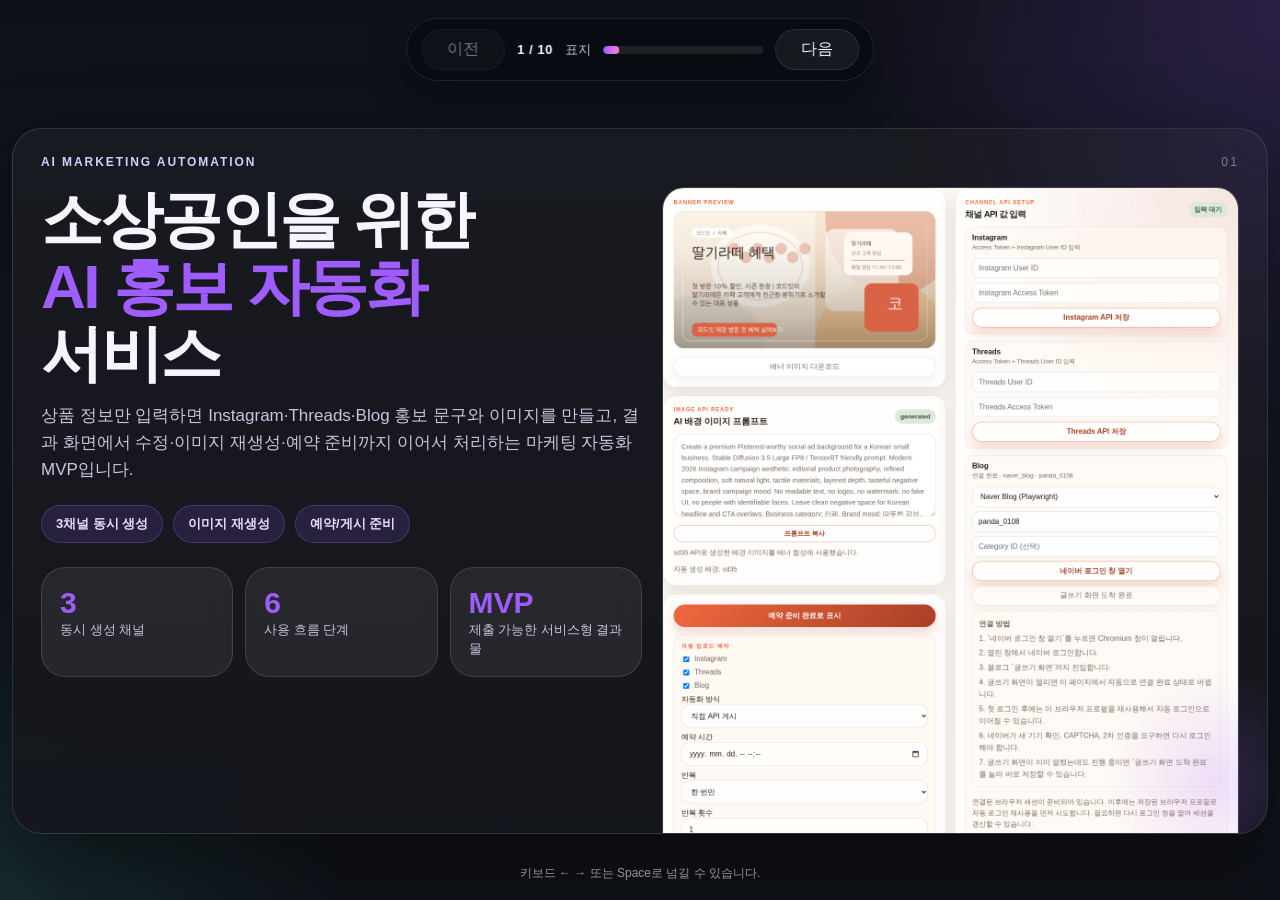
<file: docs/PRESENTATION_SLIDES.html>
<!doctype html>
<html lang="ko">
  <head>
    <meta charset="utf-8" />
    <meta name="viewport" content="width=device-width, initial-scale=1" />
    <title>소상공인 AI 홍보 자동화 서비스 발표 슬라이드</title>
    <style>
      :root {
        --bg: #0f1118;
        --bg-soft: #171b25;
        --panel: rgba(255, 255, 255, 0.07);
        --panel-strong: rgba(255, 255, 255, 0.1);
        --line: rgba(255, 255, 255, 0.12);
        --text: #f6f4ff;
        --muted: #cbc3df;
        --purple: #9f5cff;
        --purple-strong: #b47cff;
        --pink: #ff7fd8;
        --orange: #ff934d;
        --teal: #44dfbe;
        --green: #8ae087;
        --yellow: #ffd06a;
        --shadow: 0 26px 80px rgba(0, 0, 0, 0.42);
      }

      * {
        box-sizing: border-box;
      }

      html,
      body {
        height: 100%;
        margin: 0;
      }

      body {
        overflow: hidden;
        font-family: "Pretendard", "Noto Sans KR", "Apple SD Gothic Neo", sans-serif;
        color: var(--text);
        background:
          radial-gradient(circle at top right, rgba(159, 92, 255, 0.2), transparent 28%),
          radial-gradient(circle at bottom left, rgba(68, 223, 190, 0.12), transparent 22%),
          linear-gradient(180deg, #0e1017, #121723 48%, #0f1118);
      }

      button,
      input,
      textarea,
      select {
        font: inherit;
      }

      .controls {
        position: fixed;
        top: 18px;
        left: 50%;
        z-index: 30;
        display: flex;
        align-items: center;
        gap: 12px;
        padding: 10px 14px;
        transform: translateX(-50%);
        border: 1px solid rgba(255, 255, 255, 0.1);
        border-radius: 999px;
        background: rgba(8, 10, 16, 0.74);
        backdrop-filter: blur(16px);
        box-shadow: 0 14px 40px rgba(0, 0, 0, 0.28);
      }

      .controls strong,
      .controls span {
        font-size: 13px;
      }

      .controls strong {
        color: var(--text);
        letter-spacing: 0.04em;
      }

      .controls span {
        color: var(--muted);
      }

      .controls button {
        min-width: 84px;
        padding: 9px 12px;
        border: 1px solid rgba(255, 255, 255, 0.1);
        border-radius: 999px;
        background: rgba(255, 255, 255, 0.06);
        color: var(--text);
        cursor: pointer;
      }

      .controls button:hover {
        border-color: rgba(159, 92, 255, 0.45);
        background: rgba(159, 92, 255, 0.14);
      }

      .controls button:disabled {
        opacity: 0.45;
        cursor: default;
      }

      .progress {
        width: 160px;
        height: 8px;
        border-radius: 999px;
        background: rgba(255, 255, 255, 0.09);
        overflow: hidden;
      }

      .progress-bar {
        width: 10%;
        height: 100%;
        border-radius: inherit;
        background: linear-gradient(90deg, var(--purple), var(--pink));
        transition: width 220ms ease;
      }

      .deck-shell {
        display: grid;
        place-items: center;
        width: 100vw;
        height: 100vh;
        padding: 76px 12px 14px;
      }

      .deck {
        position: relative;
        width: min(calc(100vw - 24px), calc((100vh - 92px) * 16 / 9));
        aspect-ratio: 16 / 9;
      }

      .slide {
        position: absolute;
        inset: 0;
        display: none;
        padding: 26px 28px 20px;
        border: 1px solid var(--line);
        border-radius: 30px;
        background:
          radial-gradient(circle at top right, rgba(159, 92, 255, 0.12), transparent 24%),
          linear-gradient(180deg, rgba(255, 255, 255, 0.04), rgba(255, 255, 255, 0.02)),
          rgba(15, 17, 24, 0.94);
        box-shadow: var(--shadow);
        overflow: hidden;
      }

      .slide::after {
        content: "";
        position: absolute;
        right: -58px;
        bottom: -58px;
        width: 220px;
        height: 220px;
        border-radius: 50%;
        background: radial-gradient(circle, rgba(159, 92, 255, 0.18), transparent 72%);
        pointer-events: none;
      }

      .slide.is-active {
        display: block;
      }

      .slide-label {
        margin: 0;
        color: #d8cbff;
        font-size: 12px;
        font-weight: 800;
        letter-spacing: 0.16em;
        text-transform: uppercase;
      }

      .page-no {
        position: absolute;
        top: 26px;
        right: 28px;
        color: rgba(255, 255, 255, 0.42);
        font-size: 12px;
        letter-spacing: 0.18em;
        text-transform: uppercase;
      }

      h1,
      h2,
      h3,
      p {
        margin: 0;
      }

      h1,
      h2,
      h3 {
        line-height: 1.08;
        letter-spacing: -0.04em;
      }

      h1 {
        font-size: 62px;
      }

      h2 {
        font-size: 48px;
      }

      h3 {
        font-size: 22px;
      }

      .lead {
        margin-top: 14px;
        color: var(--muted);
        font-size: 17px;
        line-height: 1.6;
      }

      .accent {
        color: var(--purple);
      }

      .hero-grid,
      .two-col,
      .compare-grid,
      .result-grid,
      .screen-grid,
      .feature-grid {
        display: grid;
        gap: 18px;
      }

      .cover-grid {
        display: grid;
        grid-template-columns: 1.02fr 0.98fr;
        gap: 20px;
      }

      .hero-grid,
      .two-col {
        grid-template-columns: 1.08fr 0.92fr;
      }

      .compare-grid,
      .result-grid {
        grid-template-columns: repeat(2, minmax(0, 1fr));
      }

      .screen-grid {
        grid-template-columns: repeat(4, minmax(0, 1fr));
      }

      .screen-grid-large {
        grid-template-columns: repeat(2, minmax(0, 1fr));
      }

      .feature-grid {
        grid-template-columns: repeat(3, minmax(0, 1fr));
      }

      .panel,
      .feature-card,
      .agenda-item,
      .screen-card,
      .decision-card,
      .flow-card,
      .stat-card,
      .summary-band {
        border: 1px solid var(--line);
        border-radius: 24px;
        background: var(--panel);
        backdrop-filter: blur(10px);
      }

      .panel,
      .feature-card,
      .decision-card,
      .flow-card {
        padding: 20px;
      }

      .panel h3,
      .feature-card h3,
      .decision-card h3,
      .flow-card h3 {
        margin-bottom: 10px;
      }

      .panel ul,
      .feature-card ul,
      .decision-card ul {
        margin: 0;
        padding-left: 18px;
        color: var(--muted);
        font-size: 15px;
        line-height: 1.56;
      }

      .panel li + li,
      .feature-card li + li,
      .decision-card li + li {
        margin-top: 6px;
      }

      .chips {
        display: flex;
        flex-wrap: wrap;
        gap: 10px;
        margin-top: 22px;
      }

      .chip,
      .tag {
        display: inline-flex;
        align-items: center;
        justify-content: center;
        padding: 9px 14px;
        border-radius: 999px;
        font-size: 13px;
        font-weight: 700;
      }

      .chip {
        border: 1px solid rgba(159, 92, 255, 0.28);
        background: rgba(159, 92, 255, 0.14);
        color: #eadcff;
      }

      .tag {
        margin-bottom: 12px;
        padding: 8px 12px;
        font-size: 12px;
      }

      .tag-purple {
        background: rgba(159, 92, 255, 0.2);
        color: #efdfff;
      }

      .tag-teal {
        background: rgba(68, 223, 190, 0.16);
        color: #d7fff5;
      }

      .tag-orange {
        background: rgba(255, 147, 77, 0.18);
        color: #ffe2cc;
      }

      .stats {
        display: grid;
        grid-template-columns: repeat(3, minmax(0, 1fr));
        gap: 12px;
        margin-top: 24px;
      }

      .stat-card {
        padding: 18px;
      }

      .stat-card strong {
        display: block;
        font-size: 30px;
        color: var(--purple);
      }

      .stat-card span {
        color: var(--muted);
        font-size: 13px;
      }

      .callout {
        margin-top: 18px;
        padding: 16px 18px;
        border: 1px solid rgba(159, 92, 255, 0.24);
        border-radius: 18px;
        background: rgba(159, 92, 255, 0.1);
      }

      .callout strong {
        display: block;
        margin-bottom: 8px;
        color: #f3e7ff;
        font-size: 14px;
      }

      .callout p {
        color: var(--text);
        font-size: 14px;
        line-height: 1.56;
      }

      .agenda {
        display: grid;
        grid-template-columns: repeat(2, minmax(0, 1fr));
        gap: 16px 18px;
        margin-top: 26px;
      }

      .agenda-item {
        display: grid;
        grid-template-columns: 54px 1fr;
        align-items: center;
        gap: 14px;
        padding: 16px 18px;
      }

      .agenda-item .no {
        color: var(--purple-strong);
        font-size: 24px;
        font-weight: 800;
        letter-spacing: -0.03em;
      }

      .agenda-item strong {
        display: block;
        font-size: 18px;
      }

      .agenda-item small {
        display: block;
        margin-top: 4px;
        color: var(--muted);
        font-size: 13px;
        line-height: 1.4;
      }

      .flow-grid {
        display: grid;
        grid-template-columns: repeat(4, minmax(0, 1fr));
        gap: 16px;
        margin-top: 28px;
      }

      .flow-card strong {
        display: inline-flex;
        margin-bottom: 14px;
        padding: 8px 12px;
        border-radius: 999px;
        background: rgba(255, 255, 255, 0.06);
        color: var(--purple-strong);
        font-size: 12px;
        letter-spacing: 0.12em;
      }

      .flow-card p {
        color: var(--muted);
        font-size: 14px;
        line-height: 1.5;
      }

      .screen-card {
        overflow: hidden;
      }

      .screen-card img {
        display: block;
        width: 100%;
        height: 198px;
        object-fit: cover;
        border-bottom: 1px solid rgba(255, 255, 255, 0.08);
      }

      .screen-grid-large .screen-card img {
        height: 238px;
      }

      .screen-copy {
        padding: 14px 14px 16px;
      }

      .screen-copy strong {
        display: block;
        font-size: 15px;
      }

      .screen-copy p {
        margin-top: 8px;
        color: var(--muted);
        font-size: 12.5px;
        line-height: 1.46;
      }

      .feature-card ul {
        font-size: 14px;
      }

      .summary-band {
        margin-top: 20px;
        padding: 14px 18px;
        text-align: center;
      }

      .summary-band p {
        color: var(--text);
        font-size: 15px;
        font-weight: 700;
        line-height: 1.5;
      }

      .cover-side,
      .agenda-layout {
        display: grid;
        gap: 16px;
      }

      .cover-side {
        grid-template-rows: 1.08fr 0.92fr;
      }

      .agenda-layout {
        grid-template-columns: 1.1fr 0.9fr;
        align-items: start;
        margin-top: 20px;
      }

      .agenda-stack {
        display: grid;
        gap: 14px;
      }

      .agenda-aside {
        display: grid;
        gap: 14px;
      }

      .shot-collage {
        display: grid;
        grid-template-columns: repeat(2, minmax(0, 1fr));
        gap: 12px;
      }

      .shot-collage img,
      .cover-preview img {
        width: 100%;
        height: 100%;
        object-fit: cover;
        display: block;
      }

      .cover-preview,
      .mini-shot {
        overflow: hidden;
        border: 1px solid var(--line);
        border-radius: 22px;
        background: rgba(255, 255, 255, 0.04);
      }

      .cover-preview {
        min-height: 308px;
      }

      .mini-shot {
        height: 142px;
      }

      .aside-note {
        padding: 18px 20px;
      }

      .aside-note ul {
        margin: 10px 0 0;
        padding-left: 18px;
        color: var(--muted);
        font-size: 14px;
        line-height: 1.52;
      }

      .decision-list {
        display: grid;
        gap: 14px;
        margin-top: 24px;
      }

      .decision-card h3 {
        margin-bottom: 8px;
        font-size: 18px;
      }

      .footer-note {
        position: absolute;
        left: 36px;
        right: 36px;
        bottom: 18px;
        color: rgba(255, 255, 255, 0.46);
        font-size: 11px;
        text-align: center;
      }

      .kbd-note {
        position: fixed;
        bottom: 18px;
        left: 50%;
        transform: translateX(-50%);
        color: rgba(255, 255, 255, 0.56);
        font-size: 12px;
        z-index: 20;
      }

      @media print {
        @page {
          size: 13.333in 7.5in;
          margin: 0;
        }

        html,
        body {
          width: 13.333in;
          height: 7.5in;
          overflow: visible;
          background: #0f1118;
        }

        body {
          display: block;
        }

        .controls,
        .kbd-note {
          display: none !important;
        }

        .deck-shell {
          display: block;
          width: 13.333in;
          height: auto;
          padding: 0;
        }

        .deck {
          display: block;
          width: 13.333in;
          aspect-ratio: auto;
        }

        .slide {
          position: relative;
          display: block !important;
          width: 13.333in;
          height: 7.5in;
          margin: 0;
          padding: 0.47in 0.5in 0.36in;
          border: none;
          border-radius: 0;
          box-shadow: none;
          page-break-after: always;
          break-after: page;
          overflow: hidden;
        }

        .slide:last-child {
          page-break-after: auto;
          break-after: auto;
        }

        .screen-card img {
          height: 2.05in;
        }

        .screen-grid-large .screen-card img {
          height: 2.35in;
        }
      }

      @media (max-width: 980px) {
        body {
          overflow: auto;
        }

        .controls,
        .kbd-note {
          display: none;
        }

        .deck-shell {
          padding: 20px 12px 40px;
          height: auto;
        }

        .deck {
          width: 100%;
          aspect-ratio: auto;
        }

        .slide {
          position: relative;
          display: block;
          min-height: auto;
          margin-bottom: 20px;
        }

        .cover-grid,
        .agenda-layout,
        .screen-grid-large,
        .screen-grid,
        .feature-grid,
        .hero-grid,
        .two-col,
        .compare-grid,
        .result-grid,
        .flow-grid {
          grid-template-columns: 1fr;
        }
      }
    </style>
  </head>
  <body>
    <div class="controls" aria-label="슬라이드 컨트롤">
      <button type="button" id="prevBtn">이전</button>
      <strong id="slideCounter">1 / 10</strong>
      <span id="slideTitle">표지</span>
      <div class="progress" aria-hidden="true">
        <div class="progress-bar" id="progressBar"></div>
      </div>
      <button type="button" id="nextBtn">다음</button>
    </div>

    <div class="deck-shell">
      <main class="deck" id="deck">
        <section class="slide is-active" id="cover" data-title="표지">
          <p class="slide-label">AI MARKETING AUTOMATION</p>
          <span class="page-no">01</span>
          <div class="cover-grid" style="margin-top: 18px;">
            <div>
              <h1>
                소상공인을 위한<br />
                <span class="accent">AI 홍보 자동화</span><br />
                서비스
              </h1>
              <p class="lead">
                상품 정보만 입력하면 Instagram·Threads·Blog 홍보 문구와 이미지를 만들고,
                결과 화면에서 수정·이미지 재생성·예약 준비까지 이어서 처리하는
                마케팅 자동화 MVP입니다.
              </p>
              <div class="chips">
                <span class="chip">3채널 동시 생성</span>
                <span class="chip">이미지 재생성</span>
                <span class="chip">예약/게시 준비</span>
              </div>
              <div class="stats">
                <div class="stat-card">
                  <strong>3</strong>
                  <span>동시 생성 채널</span>
                </div>
                <div class="stat-card">
                  <strong>6</strong>
                  <span>사용 흐름 단계</span>
                </div>
                <div class="stat-card">
                  <strong>MVP</strong>
                  <span>제출 가능한 서비스형 결과물</span>
                </div>
              </div>
            </div>
            <div class="cover-side">
              <article class="cover-preview">
                <img src="screenshots/readme/step5-connect-and-publish.png" alt="결과 화면 예시" />
              </article>
              <div class="panel">
                <h3>한눈에 보는 핵심 가치</h3>
                <ul>
                  <li>하나의 브리프로 채널마다 다른 문체와 정보량을 자동으로 맞춰줍니다.</li>
                  <li>결과 화면에서 바로 수정하고 이미지를 다시 만들 수 있습니다.</li>
                  <li>게시 준비, 계정 연결, 예약 흐름까지 이어져 실제 운영에 가깝습니다.</li>
                  <li>API나 로컬 이미지 생성이 흔들려도 전체 흐름이 끊기지 않게 만들었습니다.</li>
                </ul>
                <div class="callout">
                  <strong>발표 한 줄 요약</strong>
                  <p>
                    브리프 한 번으로 3채널용 홍보 콘텐츠를 만들고, 이미지 재생성·검수·예약 준비까지
                    연결한 소상공인용 AI 홍보 도구입니다.
                  </p>
                </div>
              </div>
            </div>
          </div>
        </section>

        <section class="slide" id="agenda" data-title="목차">
          <p class="slide-label">AGENDA</p>
          <span class="page-no">02</span>
          <h2 style="margin-top: 18px;">발표 목차</h2>
          <p class="lead">기술 설명보다 먼저, 왜 만들었고 실제로 어떻게 쓰는지 보이도록 구성했습니다.</p>
          <div class="agenda-layout">
            <div class="agenda-stack">
              <div class="agenda">
                <article class="agenda-item">
                  <div class="no">01</div>
                  <div><strong>프로젝트 소개</strong><small>무엇을 만들었고 누구를 위한 서비스인지</small></div>
                </article>
                <article class="agenda-item">
                  <div class="no">02</div>
                  <div><strong>문제와 해결 방향</strong><small>소상공인 홍보의 실제 어려움과 해결 아이디어</small></div>
                </article>
                <article class="agenda-item">
                  <div class="no">03</div>
                  <div><strong>서비스 작동 방식</strong><small>브리프 입력부터 결과 수정, 예약 준비까지</small></div>
                </article>
                <article class="agenda-item">
                  <div class="no">04</div>
                  <div><strong>주요 기능</strong><small>생성·수정·연결이 어떤 흐름으로 이어지는지</small></div>
                </article>
                <article class="agenda-item">
                  <div class="no">05</div>
                  <div><strong>기술과 의사결정</strong><small>왜 FastAPI, fallback, Playwright 구조를 택했는지</small></div>
                </article>
                <article class="agenda-item">
                  <div class="no">06</div>
                  <div><strong>성과와 개선 방향</strong><small>MVP 결과, 한계, 다음 단계</small></div>
                </article>
              </div>
              <div class="summary-band" style="margin-top: 0;">
                <p>핵심 메시지: 단순 문구 생성기가 아니라, 소상공인의 실제 홍보 운영 흐름을 더 쉽게 만든 콘텐츠 작업실입니다.</p>
              </div>
            </div>
            <div class="agenda-aside">
              <div class="panel aside-note">
                <h3>오늘 바로 보여줄 화면</h3>
                <ul>
                  <li>브리프 입력 후 3채널용 초안이 동시에 생성되는 흐름</li>
                  <li>결과 페이지에서 이미지 재생성과 문구 수정이 되는 장면</li>
                  <li>채널 연결과 예약 준비까지 이어지는 운영형 워크플로</li>
                </ul>
              </div>
              <div class="shot-collage">
                <article class="mini-shot">
                  <img src="screenshots/readme/step1-brief-input.png" alt="브리프 입력" />
                </article>
                <article class="mini-shot">
                  <img src="screenshots/readme/step2-generating.png" alt="생성 중 로딩" />
                </article>
                <article class="mini-shot">
                  <img src="screenshots/readme/step3-content-preview.png" alt="3채널 미리보기" />
                </article>
                <article class="mini-shot">
                  <img src="screenshots/readme/step4-image-regenerate.png" alt="이미지 재생성" />
                </article>
              </div>
            </div>
          </div>
        </section>

        <section class="slide" id="overview" data-title="프로젝트 개요">
          <p class="slide-label">PROJECT OVERVIEW</p>
          <span class="page-no">03</span>
          <div class="two-col" style="margin-top: 22px;">
            <div>
              <h2>프로젝트 개요</h2>
              <p class="lead">
                이 프로젝트는 소상공인이 복잡한 마케팅 툴을 배우지 않아도, 상품 정보 몇 가지만
                입력하면 홍보 초안을 빠르게 만들 수 있도록 설계한 서비스입니다.
              </p>
              <div class="chips">
                <span class="chip">브리프 입력</span>
                <span class="chip">3채널 초안 생성</span>
                <span class="chip">이미지 수정</span>
                <span class="chip">예약 준비</span>
              </div>
              <div class="callout">
                <strong>왜 만들었나</strong>
                <p>
                  소상공인은 시간이 부족하고, 같은 내용을 채널마다 다르게 다시 쓰는 부담이 큽니다.
                  이 과정을 한 번에 이어서 처리하는 흐름이 필요했습니다.
                </p>
              </div>
            </div>
            <div class="panel">
              <h3>주요 목표</h3>
              <ul>
                <li>하나의 브리프로 Instagram, Threads, Blog용 콘텐츠 동시 생성</li>
                <li>결과 화면에서 이미지 재생성 및 문구 실시간 수정</li>
                <li>채널 연결과 예약/게시 준비 흐름 제공</li>
                <li>실패해도 서비스가 멈추지 않는 안정성 설계</li>
              </ul>
              <h3 style="margin-top: 18px;">목표 사용자</h3>
              <ul>
                <li>홍보할 시간은 부족하지만 온라인 홍보는 필요한 소상공인</li>
                <li>카페, 디저트, 편집숍, 뷰티, 소규모 매장 운영자</li>
              </ul>
            </div>
          </div>
        </section>

        <section class="slide" id="flow" data-title="서비스 흐름">
          <p class="slide-label">SERVICE FLOW</p>
          <span class="page-no">04</span>
          <h2 style="margin-top: 24px;">서비스는 이렇게 작동합니다</h2>
          <p class="lead">기술 용어 없이 보면, 입력 → AI 제작 → 결과 확인 → 연결/예약 흐름입니다.</p>
          <div class="flow-grid">
            <article class="flow-card">
              <strong>STEP 1</strong>
              <h3>브리프 입력</h3>
              <p>업종, 상호명, 상품명, 혜택, 타깃 고객처럼 핵심 정보만 입력합니다.</p>
            </article>
            <article class="flow-card">
              <strong>STEP 2</strong>
              <h3>AI 초안 생성</h3>
              <p>Instagram, Threads, Blog용 문구와 배너 초안을 한 번에 만듭니다.</p>
            </article>
            <article class="flow-card">
              <strong>STEP 3</strong>
              <h3>이미지와 문구 확인</h3>
              <p>이미지를 다시 만들고, 채널별 문구를 수정하면서 미리보기를 확인합니다.</p>
            </article>
            <article class="flow-card">
              <strong>STEP 4</strong>
              <h3>연결과 예약 준비</h3>
              <p>채널 연결 정보를 넣고, 예약 저장 또는 게시 준비 상태까지 이어서 처리합니다.</p>
            </article>
          </div>
          <div class="summary-band">
            <p>중요한 점은 “자동으로 다 끝난다”가 아니라, 사람이 중간에 확인하고 수정할 수 있다는 점입니다.</p>
          </div>
        </section>

        <section class="slide" id="screens" data-title="실제 화면 예시">
          <p class="slide-label">REAL SCREENS</p>
          <span class="page-no">05</span>
          <h2 style="margin-top: 18px;">실제 화면 예시</h2>
          <p class="lead">README에도 넣은 실제 캡처를 기준으로 사용자가 어떤 경험을 하게 되는지 보여줄 수 있습니다.</p>
          <div class="screen-grid screen-grid-large" style="margin-top: 18px;">
            <article class="screen-card">
              <img src="screenshots/readme/step1-brief-input.png" alt="브리프 입력 화면" />
              <div class="screen-copy">
                <strong>브리프 입력</strong>
                <p>사장님은 긴 설명 없이도 핵심 정보만 넣으면 됩니다.</p>
              </div>
            </article>
            <article class="screen-card">
              <img src="screenshots/readme/step2-generating.png" alt="생성 중 로딩 화면" />
              <div class="screen-copy">
                <strong>생성 중 로딩</strong>
                <p>경과 시간과 현재 단계를 보여줘 기다리는 이유를 이해할 수 있게 했습니다.</p>
              </div>
            </article>
            <article class="screen-card">
              <img src="screenshots/readme/step3-content-preview.png" alt="3채널 미리보기" />
              <div class="screen-copy">
                <strong>3채널 미리보기</strong>
                <p>Instagram, Threads, Blog 초안을 한 화면에서 비교할 수 있습니다.</p>
              </div>
            </article>
            <article class="screen-card">
              <img src="screenshots/readme/step4-image-regenerate.png" alt="이미지 재생성" />
              <div class="screen-copy">
                <strong>이미지 재생성</strong>
                <p>참고 이미지와 프롬프트를 바꿔 결과 배너를 다시 만듭니다.</p>
              </div>
            </article>
          </div>
        </section>

        <section class="slide" id="features" data-title="핵심 기능">
          <p class="slide-label">KEY FEATURES</p>
          <span class="page-no">06</span>
          <h2 style="margin-top: 24px;">핵심 기능</h2>
          <div class="feature-grid" style="margin-top: 22px;">
            <article class="feature-card">
              <span class="tag tag-purple">핵심</span>
              <h3>3채널 동시 생성</h3>
              <ul>
                <li>Instagram, Threads, Blog를 한 번에 생성</li>
                <li>채널마다 다른 문체와 정보량 반영</li>
              </ul>
            </article>
            <article class="feature-card">
              <span class="tag tag-teal">실시간</span>
              <h3>결과 화면 수정</h3>
              <ul>
                <li>채널별 문구를 직접 수정</li>
                <li>미리보기와 편집을 동시에 확인</li>
              </ul>
            </article>
            <article class="feature-card">
              <span class="tag tag-orange">AI</span>
              <h3>이미지 재생성</h3>
              <ul>
                <li>참고 이미지 업로드</li>
                <li>프롬프트 수정 후 배너 재생성</li>
              </ul>
            </article>
            <article class="feature-card">
              <span class="tag tag-purple">연결</span>
              <h3>채널 연결</h3>
              <ul>
                <li>Instagram / Threads direct API</li>
                <li>Naver Blog Playwright 연결</li>
              </ul>
            </article>
            <article class="feature-card">
              <span class="tag tag-teal">운영</span>
              <h3>예약 준비 흐름</h3>
              <ul>
                <li>예약 저장</li>
                <li>Mock 게시 시뮬레이션</li>
              </ul>
            </article>
            <article class="feature-card">
              <span class="tag tag-orange">안정성</span>
              <h3>Fallback 설계</h3>
              <ul>
                <li>OpenAI 실패 시 mock fallback</li>
                <li>이미지 생성 실패 시 local fallback</li>
              </ul>
            </article>
          </div>
        </section>

        <section class="slide" id="architecture" data-title="아키텍처 설명">
          <p class="slide-label">ARCHITECTURE</p>
          <span class="page-no">07</span>
          <h2 style="margin-top: 24px;">아키텍처를 쉬운 말로 설명하면</h2>
          <div class="compare-grid" style="margin-top: 22px;">
            <div class="panel">
              <h3>비전공자용 설명</h3>
              <ul>
                <li>입력 화면에서 사장님이 가게 정보를 넣습니다.</li>
                <li>가운데 AI 제작실이 문구와 이미지를 만듭니다.</li>
                <li>결과 화면에서 사람이 한 번 더 수정합니다.</li>
                <li>마지막에 채널에 연결해 예약하거나 게시 준비를 합니다.</li>
                <li>모든 결과는 저장돼서 나중에 다시 열어볼 수 있습니다.</li>
              </ul>
              <div class="callout">
                <strong>한 줄 설명</strong>
                <p>가게 정보를 넣으면 AI가 초안을 만들고, 사람이 다듬은 뒤 채널에 보내는 구조입니다.</p>
              </div>
            </div>
            <div class="panel">
              <h3>기술 설명</h3>
              <ul>
                <li>FastAPI가 전체 흐름을 조율합니다.</li>
                <li>문구 생성, 배경 이미지 생성, 배너 합성을 분리했습니다.</li>
                <li>결과는 CampaignStore(JSON)에 저장합니다.</li>
                <li>채널 게시 구조는 adapter 형태로 분리했습니다.</li>
                <li>n8n 같은 외부 자동화와도 연결할 수 있는 구조를 열어뒀습니다.</li>
              </ul>
            </div>
          </div>
        </section>

        <section class="slide" id="decisions" data-title="주요 의사결정">
          <p class="slide-label">DECISIONS</p>
          <span class="page-no">08</span>
          <h2 style="margin-top: 24px;">주요 의사결정</h2>
          <div class="decision-list">
            <article class="decision-card">
              <h3 style="color: var(--purple-strong);">1. Streamlit 대신 FastAPI를 선택한 이유</h3>
              <ul>
                <li>단순 데모보다 실제 서비스 구조를 보여주고 싶었습니다.</li>
                <li>HTML 화면과 JSON API를 함께 운영하기 쉬운 구조가 필요했습니다.</li>
              </ul>
            </article>
            <article class="decision-card">
              <h3 style="color: var(--orange);">2. 단순 생성기보다 운영형 워크플로를 택한 이유</h3>
              <ul>
                <li>소상공인에게는 한 번 생성보다 수정하고 올리는 과정이 더 중요합니다.</li>
                <li>그래서 결과 화면, 재생성, 연결, 예약 흐름까지 포함했습니다.</li>
              </ul>
            </article>
            <article class="decision-card">
              <h3 style="color: var(--teal);">3. 공식 API 우선, 불가능한 채널만 브라우저 자동화</h3>
              <ul>
                <li>Instagram, Threads는 공식 API를 우선 사용했습니다.</li>
                <li>Naver Blog는 현실적인 경로로 Playwright 자동화를 선택했습니다.</li>
              </ul>
            </article>
            <article class="decision-card">
              <h3 style="color: var(--green);">4. 실패해도 전체 흐름이 끊기지 않는 설계</h3>
              <ul>
                <li>OpenAI 실패 시 mock fallback</li>
                <li>이미지 생성 실패 시 local fallback</li>
                <li>Naver Blog 연결 감지 실패 시 수동 완료 fallback</li>
              </ul>
            </article>
          </div>
        </section>

        <section class="slide" id="results" data-title="결과와 성과">
          <p class="slide-label">RESULTS</p>
          <span class="page-no">09</span>
          <h2 style="margin-top: 24px;">구현 결과와 성과</h2>
          <div class="result-grid" style="margin-top: 20px;">
            <div class="panel">
              <h3>구현 결과</h3>
              <ul>
                <li>브리프 한 번으로 3채널용 초안 생성</li>
                <li>이미지 재생성과 실시간 편집 가능</li>
                <li>생성 이력 저장 및 재생성 가능</li>
                <li>채널 연결 및 예약 준비 흐름 제공</li>
              </ul>
            </div>
            <div class="panel">
              <h3>성과</h3>
              <ul>
                <li>단순 생성기가 아니라 운영에 가까운 MVP 완성</li>
                <li>비전공자에게 설명 가능한 서비스형 구조 확보</li>
                <li>adapter와 fallback 중심 설계로 확장성 확보</li>
                <li>README, 보고서, 업무일지, 발표자료까지 제출 가능 상태 정리</li>
              </ul>
            </div>
          </div>
          <div class="compare-grid" style="margin-top: 18px;">
            <article class="screen-card">
              <img src="screenshots/readme/step5-connect-and-publish.png" alt="채널 연결과 예약 준비" />
              <div class="screen-copy">
                <strong>연결과 예약 준비</strong>
                <p>결과 화면 오른쪽에서 연결 정보와 예약 흐름까지 이어갈 수 있습니다.</p>
              </div>
            </article>
            <article class="screen-card">
              <img src="screenshots/readme/step6-edit-before-post.png" alt="게시 전 문구 수정" />
              <div class="screen-copy">
                <strong>게시 전 최종 수정</strong>
                <p>완전 자동이 아니라, 사람이 통제하는 자동화 구조를 보여줍니다.</p>
              </div>
            </article>
          </div>
        </section>

        <section class="slide" id="improve" data-title="한계와 개선 방향">
          <p class="slide-label">IMPROVE</p>
          <span class="page-no">10</span>
          <h2 style="margin-top: 24px;">한계와 개선 방향</h2>
          <div class="compare-grid" style="margin-top: 22px;">
            <div class="panel">
              <h3>현재 한계</h3>
              <ul>
                <li>Naver Blog 자동화는 로그인 정책과 DOM 변경에 민감합니다.</li>
                <li>로컬 SD 계열은 환경에 따라 속도와 안정성이 달라집니다.</li>
                <li>현재 저장 구조는 JSON 기반이라 다중 사용자 운영에는 한계가 있습니다.</li>
              </ul>
            </div>
            <div class="panel">
              <h3>다음 단계</h3>
              <ul>
                <li>Instagram / Threads OAuth 실제 도입</li>
                <li>SQLite 또는 PostgreSQL 전환</li>
                <li>스토리지 분리와 다중 사용자 구조</li>
                <li>성과 기반 재생성과 댓글/문의 분석 고도화</li>
              </ul>
            </div>
          </div>
          <div class="callout" style="margin-top: 22px;">
            <strong>마무리 메시지</strong>
            <p>
              이 프로젝트의 핵심은 AI가 글을 써준다가 아니라, 소상공인이 실제 홍보 운영 흐름을
              더 쉽게 이어가게 만든다는 점입니다.
            </p>
          </div>
          <p class="footer-note">발표 팁: 마지막 장에서는 단순 생성기보다 운영형 워크플로를 만든 프로젝트라는 점을 다시 강조하면 좋습니다.</p>
        </section>
      </main>
    </div>

    <div class="kbd-note">키보드 ← → 또는 Space로 넘길 수 있습니다.</div>

    <script>
      (() => {
        const slides = Array.from(document.querySelectorAll(".slide"));
        const prevBtn = document.getElementById("prevBtn");
        const nextBtn = document.getElementById("nextBtn");
        const slideCounter = document.getElementById("slideCounter");
        const slideTitle = document.getElementById("slideTitle");
        const progressBar = document.getElementById("progressBar");
        let index = Math.max(
          0,
          slides.findIndex((slide) => slide.id === location.hash.slice(1))
        );
        if (index < 0) index = 0;

        const update = () => {
          slides.forEach((slide, i) => {
            slide.classList.toggle("is-active", i === index);
          });
          slideCounter.textContent = `${index + 1} / ${slides.length}`;
          slideTitle.textContent = slides[index].dataset.title || `슬라이드 ${index + 1}`;
          progressBar.style.width = `${((index + 1) / slides.length) * 100}%`;
          prevBtn.disabled = index === 0;
          nextBtn.disabled = index === slides.length - 1;
          if (location.hash !== `#${slides[index].id}`) {
            history.replaceState(null, "", `#${slides[index].id}`);
          }
        };

        const go = (nextIndex) => {
          index = Math.min(slides.length - 1, Math.max(0, nextIndex));
          update();
        };

        prevBtn.addEventListener("click", () => go(index - 1));
        nextBtn.addEventListener("click", () => go(index + 1));

        document.addEventListener("keydown", (event) => {
          if (event.key === "ArrowRight" || event.key === "PageDown" || event.key === " ") {
            event.preventDefault();
            go(index + 1);
          }
          if (event.key === "ArrowLeft" || event.key === "PageUp") {
            event.preventDefault();
            go(index - 1);
          }
          if (event.key === "Home") go(0);
          if (event.key === "End") go(slides.length - 1);
        });

        window.addEventListener("hashchange", () => {
          const hashIndex = slides.findIndex((slide) => slide.id === location.hash.slice(1));
          if (hashIndex >= 0) {
            index = hashIndex;
            update();
          }
        });

        update();
      })();
    </script>
  </body>
</html>
</file>
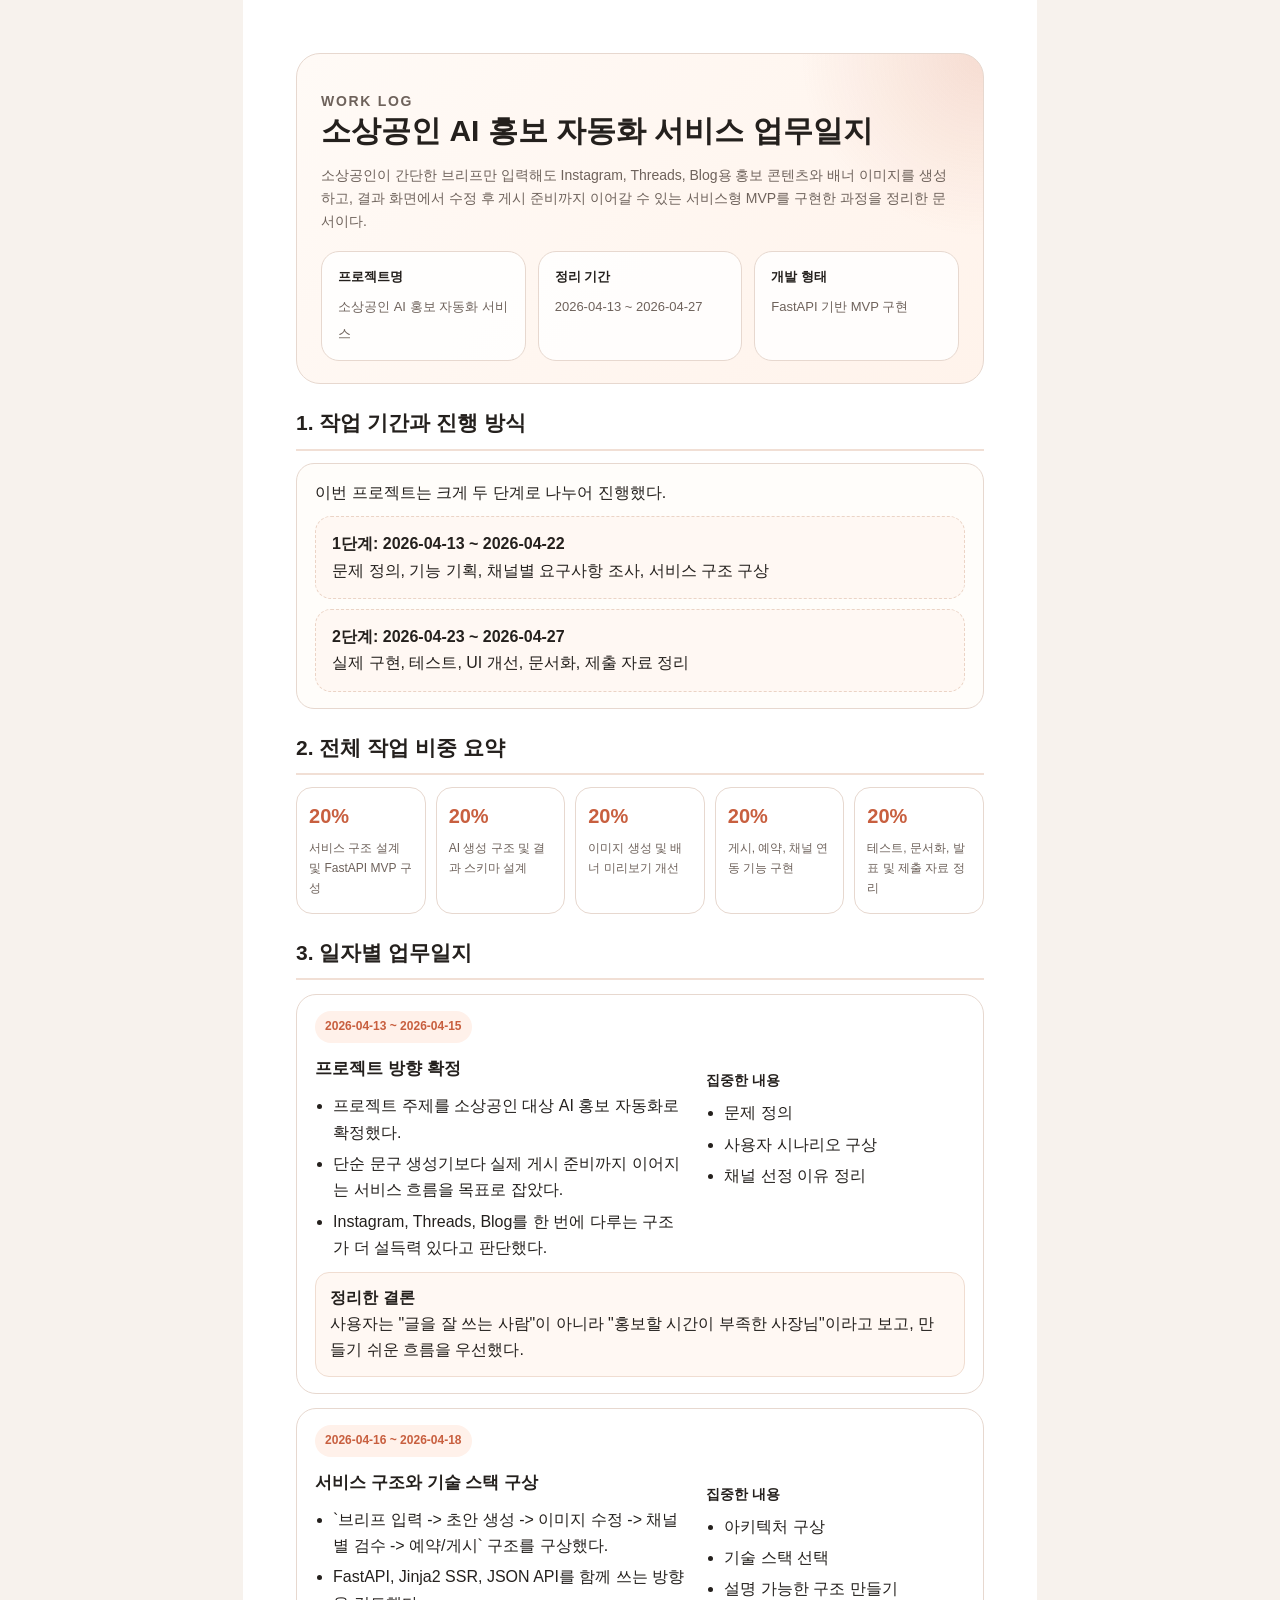
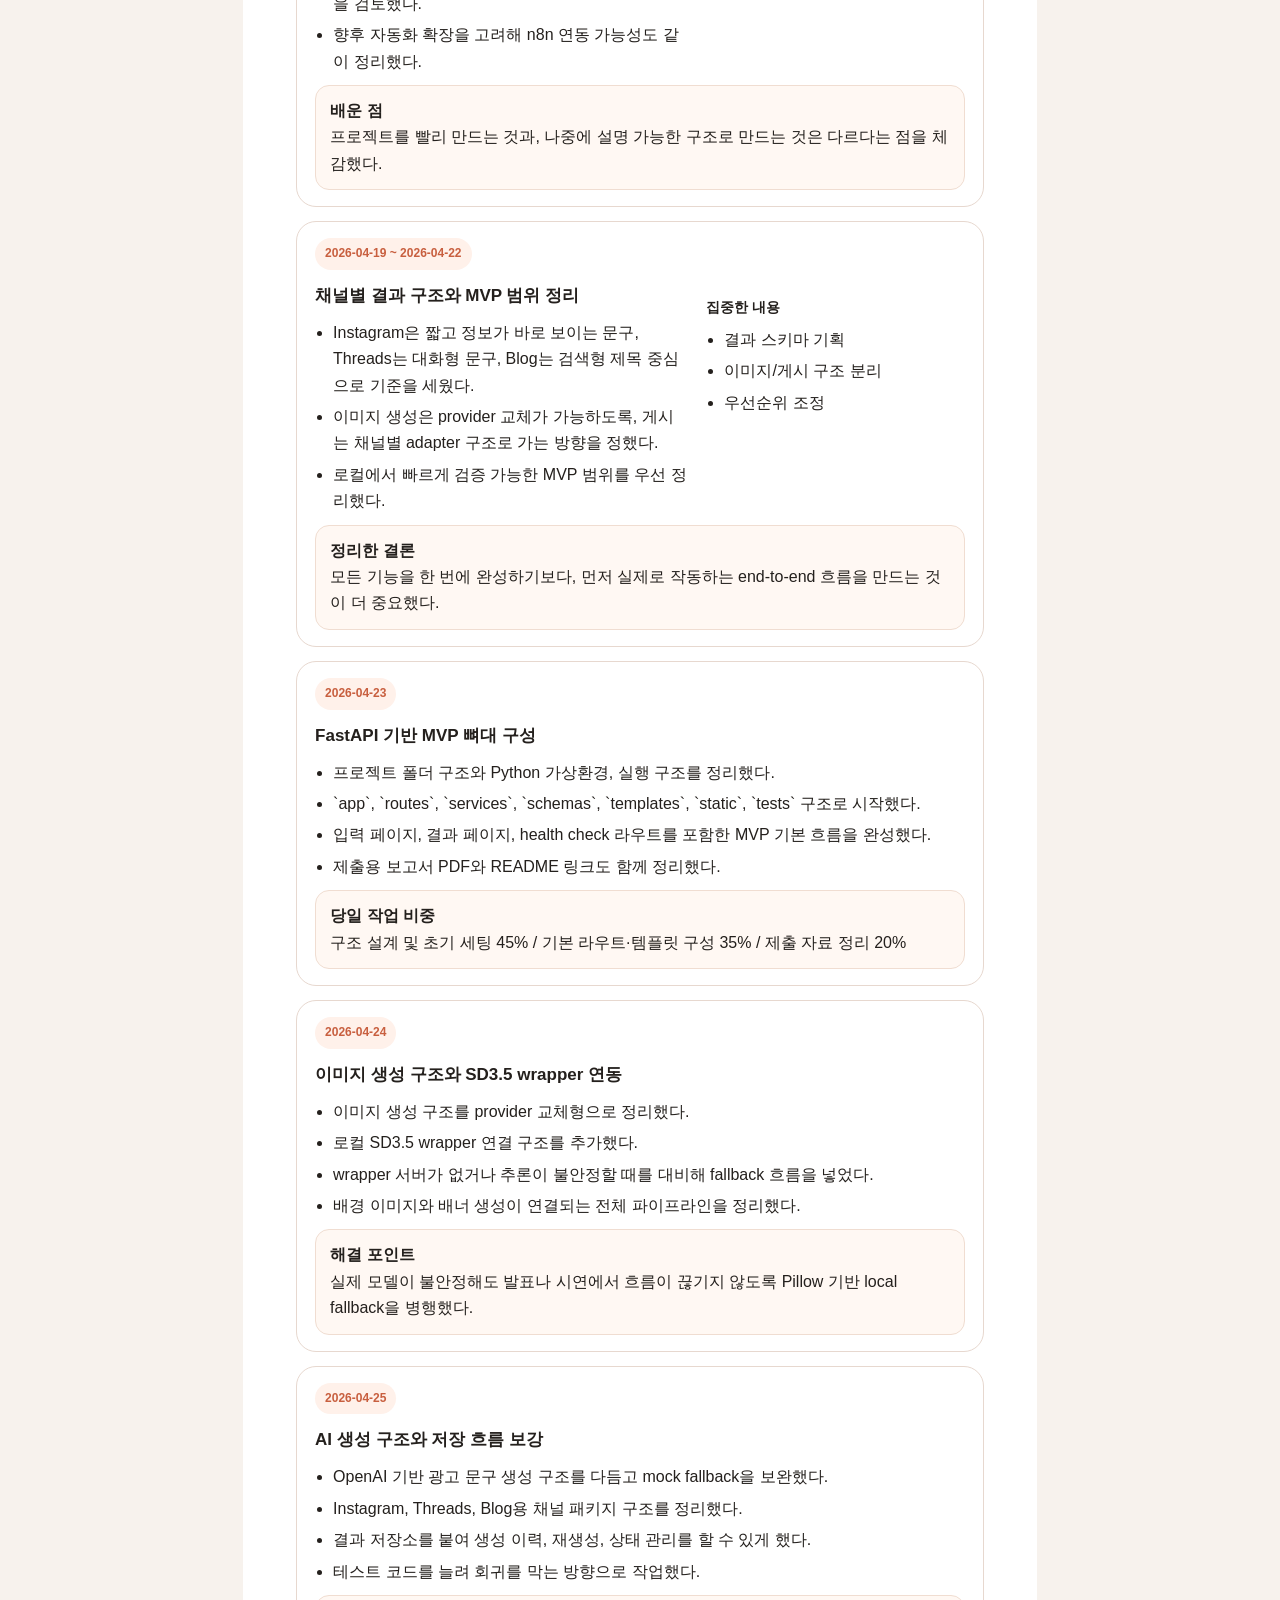
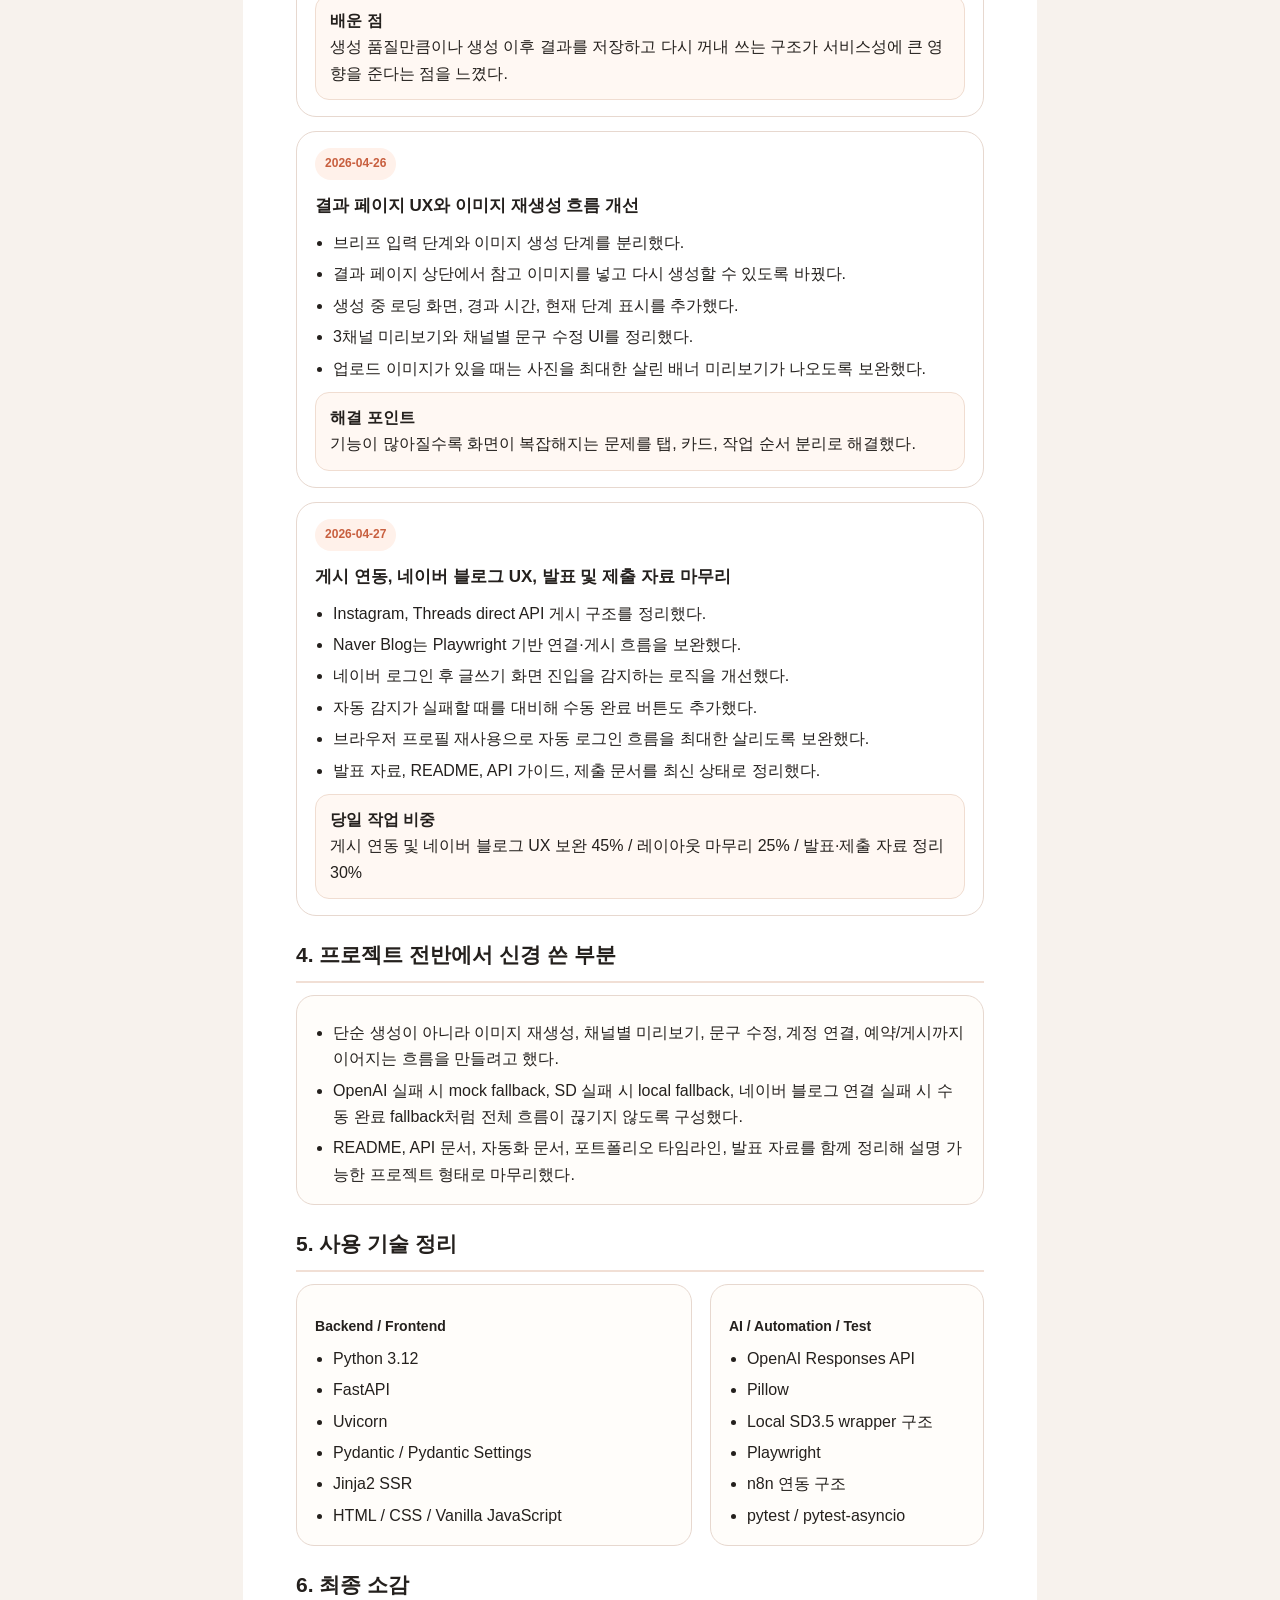
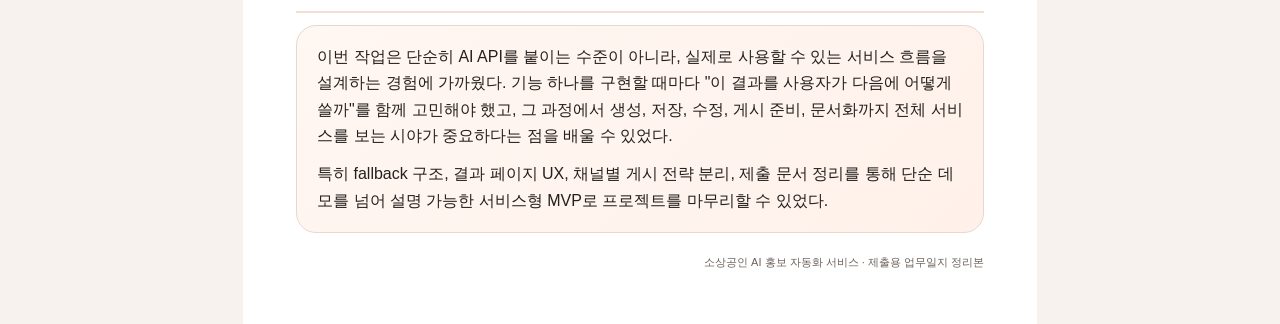
<file: 제출용_패키지/업무일지_제출용.html>
<!doctype html>
<html lang="ko">
  <head>
    <meta charset="utf-8" />
    <meta name="viewport" content="width=device-width, initial-scale=1" />
    <title>소상공인 AI 홍보 자동화 서비스 업무일지</title>
    <style>
      @page {
        size: A4;
        margin: 16mm;
      }

      :root {
        --ink: #24201d;
        --muted: #6e625b;
        --accent: #c85f3f;
        --accent-soft: #fff1ea;
        --line: #e7d8cf;
        --panel: #fffdfa;
      }

      * {
        box-sizing: border-box;
      }

      body {
        margin: 0;
        font-family: "Noto Sans KR", "NanumGothic", sans-serif;
        color: var(--ink);
        background: #f7f2ed;
        line-height: 1.65;
        -webkit-print-color-adjust: exact;
        print-color-adjust: exact;
      }

      .page {
        width: 210mm;
        min-height: 297mm;
        margin: 0 auto;
        background: white;
        padding: 14mm;
      }

      .hero {
        padding: 22px 24px;
        border: 1px solid var(--line);
        border-radius: 24px;
        background:
          radial-gradient(circle at top right, rgba(200, 95, 63, 0.16), transparent 24%),
          linear-gradient(135deg, #fffaf6, #fff3eb);
      }

      .eyebrow {
        margin: 0 0 8px;
        color: var(--accent);
        font-size: 12px;
        font-weight: 800;
        letter-spacing: 0.12em;
        text-transform: uppercase;
      }

      h1 {
        margin: 0;
        font-size: 30px;
        line-height: 1.22;
      }

      .hero p {
        margin: 14px 0 0;
        color: var(--muted);
        font-size: 14px;
      }

      .meta-grid {
        display: grid;
        grid-template-columns: repeat(3, minmax(0, 1fr));
        gap: 12px;
        margin-top: 18px;
      }

      .meta-card {
        padding: 14px 16px;
        border: 1px solid var(--line);
        border-radius: 18px;
        background: rgba(255, 255, 255, 0.84);
      }

      .meta-card strong {
        display: block;
        margin-bottom: 6px;
        font-size: 13px;
      }

      .meta-card span {
        color: var(--muted);
        font-size: 13px;
      }

      section {
        margin-top: 22px;
      }

      h2 {
        margin: 0 0 12px;
        padding-bottom: 8px;
        border-bottom: 2px solid #f1dfd5;
        font-size: 21px;
      }

      h3 {
        margin: 0 0 10px;
        font-size: 17px;
      }

      h4 {
        margin: 14px 0 8px;
        font-size: 14px;
      }

      p {
        margin: 0;
      }

      ul {
        margin: 8px 0 0;
        padding-left: 18px;
      }

      li + li {
        margin-top: 5px;
      }

      .summary-box {
        padding: 16px 18px;
        border: 1px solid var(--line);
        border-radius: 18px;
        background: var(--panel);
      }

      .phase-box {
        margin-top: 10px;
        padding: 14px 16px;
        border-radius: 16px;
        background: #fff8f3;
        border: 1px dashed #ebd4c6;
      }

      .weight-grid {
        display: grid;
        grid-template-columns: repeat(5, minmax(0, 1fr));
        gap: 10px;
      }

      .weight-card {
        padding: 12px 12px 14px;
        border: 1px solid var(--line);
        border-radius: 16px;
        background: #fff;
      }

      .weight-card strong {
        display: block;
        color: var(--accent);
        font-size: 20px;
      }

      .weight-card span {
        display: block;
        margin-top: 6px;
        color: var(--muted);
        font-size: 12px;
      }

      .day-card {
        margin-top: 14px;
        padding: 16px 18px;
        border: 1px solid var(--line);
        border-radius: 20px;
        background: #fff;
        page-break-inside: avoid;
      }

      .day-card .date {
        display: inline-block;
        margin-bottom: 12px;
        padding: 6px 10px;
        border-radius: 999px;
        background: var(--accent-soft);
        color: var(--accent);
        font-size: 12px;
        font-weight: 800;
      }

      .split {
        display: grid;
        grid-template-columns: 1.3fr 0.9fr;
        gap: 18px;
      }

      .note-box {
        margin-top: 10px;
        padding: 12px 14px;
        border-radius: 14px;
        background: #fff8f3;
        border: 1px solid #f0ddd1;
      }

      .closing {
        padding: 18px 20px;
        border-radius: 20px;
        background: linear-gradient(135deg, #fff7f2, #fff1ea);
        border: 1px solid var(--line);
      }

      .footer {
        margin-top: 20px;
        color: var(--muted);
        font-size: 11px;
        text-align: right;
      }

      @media print {
        body {
          background: white;
        }

        .page {
          width: auto;
          min-height: auto;
          margin: 0;
          padding: 0;
        }
      }
    </style>
  </head>
  <body>
    <main class="page">
      <header class="hero">
        <p class="eyebrow">Work Log</p>
        <h1>소상공인 AI 홍보 자동화 서비스 업무일지</h1>
        <p>
          소상공인이 간단한 브리프만 입력해도 Instagram, Threads, Blog용 홍보 콘텐츠와
          배너 이미지를 생성하고, 결과 화면에서 수정 후 게시 준비까지 이어갈 수 있는
          서비스형 MVP를 구현한 과정을 정리한 문서이다.
        </p>
        <div class="meta-grid">
          <div class="meta-card">
            <strong>프로젝트명</strong>
            <span>소상공인 AI 홍보 자동화 서비스</span>
          </div>
          <div class="meta-card">
            <strong>정리 기간</strong>
            <span>2026-04-13 ~ 2026-04-27</span>
          </div>
          <div class="meta-card">
            <strong>개발 형태</strong>
            <span>FastAPI 기반 MVP 구현</span>
          </div>
        </div>
      </header>

      <section>
        <h2>1. 작업 기간과 진행 방식</h2>
        <div class="summary-box">
          <p>이번 프로젝트는 크게 두 단계로 나누어 진행했다.</p>
          <div class="phase-box">
            <strong>1단계: 2026-04-13 ~ 2026-04-22</strong>
            <p>문제 정의, 기능 기획, 채널별 요구사항 조사, 서비스 구조 구상</p>
          </div>
          <div class="phase-box">
            <strong>2단계: 2026-04-23 ~ 2026-04-27</strong>
            <p>실제 구현, 테스트, UI 개선, 문서화, 제출 자료 정리</p>
          </div>
        </div>
      </section>

      <section>
        <h2>2. 전체 작업 비중 요약</h2>
        <div class="weight-grid">
          <div class="weight-card">
            <strong>20%</strong>
            <span>서비스 구조 설계 및 FastAPI MVP 구성</span>
          </div>
          <div class="weight-card">
            <strong>20%</strong>
            <span>AI 생성 구조 및 결과 스키마 설계</span>
          </div>
          <div class="weight-card">
            <strong>20%</strong>
            <span>이미지 생성 및 배너 미리보기 개선</span>
          </div>
          <div class="weight-card">
            <strong>20%</strong>
            <span>게시, 예약, 채널 연동 기능 구현</span>
          </div>
          <div class="weight-card">
            <strong>20%</strong>
            <span>테스트, 문서화, 발표 및 제출 자료 정리</span>
          </div>
        </div>
      </section>

      <section>
        <h2>3. 일자별 업무일지</h2>

        <article class="day-card">
          <span class="date">2026-04-13 ~ 2026-04-15</span>
          <div class="split">
            <div>
              <h3>프로젝트 방향 확정</h3>
              <ul>
                <li>프로젝트 주제를 소상공인 대상 AI 홍보 자동화로 확정했다.</li>
                <li>단순 문구 생성기보다 실제 게시 준비까지 이어지는 서비스 흐름을 목표로 잡았다.</li>
                <li>Instagram, Threads, Blog를 한 번에 다루는 구조가 더 설득력 있다고 판단했다.</li>
              </ul>
            </div>
            <div>
              <h4>집중한 내용</h4>
              <ul>
                <li>문제 정의</li>
                <li>사용자 시나리오 구상</li>
                <li>채널 선정 이유 정리</li>
              </ul>
            </div>
          </div>
          <div class="note-box">
            <strong>정리한 결론</strong>
            <p>사용자는 "글을 잘 쓰는 사람"이 아니라 "홍보할 시간이 부족한 사장님"이라고 보고, 만들기 쉬운 흐름을 우선했다.</p>
          </div>
        </article>

        <article class="day-card">
          <span class="date">2026-04-16 ~ 2026-04-18</span>
          <div class="split">
            <div>
              <h3>서비스 구조와 기술 스택 구상</h3>
              <ul>
                <li>`브리프 입력 -> 초안 생성 -> 이미지 수정 -> 채널별 검수 -> 예약/게시` 구조를 구상했다.</li>
                <li>FastAPI, Jinja2 SSR, JSON API를 함께 쓰는 방향을 검토했다.</li>
                <li>향후 자동화 확장을 고려해 n8n 연동 가능성도 같이 정리했다.</li>
              </ul>
            </div>
            <div>
              <h4>집중한 내용</h4>
              <ul>
                <li>아키텍처 구상</li>
                <li>기술 스택 선택</li>
                <li>설명 가능한 구조 만들기</li>
              </ul>
            </div>
          </div>
          <div class="note-box">
            <strong>배운 점</strong>
            <p>프로젝트를 빨리 만드는 것과, 나중에 설명 가능한 구조로 만드는 것은 다르다는 점을 체감했다.</p>
          </div>
        </article>

        <article class="day-card">
          <span class="date">2026-04-19 ~ 2026-04-22</span>
          <div class="split">
            <div>
              <h3>채널별 결과 구조와 MVP 범위 정리</h3>
              <ul>
                <li>Instagram은 짧고 정보가 바로 보이는 문구, Threads는 대화형 문구, Blog는 검색형 제목 중심으로 기준을 세웠다.</li>
                <li>이미지 생성은 provider 교체가 가능하도록, 게시는 채널별 adapter 구조로 가는 방향을 정했다.</li>
                <li>로컬에서 빠르게 검증 가능한 MVP 범위를 우선 정리했다.</li>
              </ul>
            </div>
            <div>
              <h4>집중한 내용</h4>
              <ul>
                <li>결과 스키마 기획</li>
                <li>이미지/게시 구조 분리</li>
                <li>우선순위 조정</li>
              </ul>
            </div>
          </div>
          <div class="note-box">
            <strong>정리한 결론</strong>
            <p>모든 기능을 한 번에 완성하기보다, 먼저 실제로 작동하는 end-to-end 흐름을 만드는 것이 더 중요했다.</p>
          </div>
        </article>

        <article class="day-card">
          <span class="date">2026-04-23</span>
          <h3>FastAPI 기반 MVP 뼈대 구성</h3>
          <ul>
            <li>프로젝트 폴더 구조와 Python 가상환경, 실행 구조를 정리했다.</li>
            <li>`app`, `routes`, `services`, `schemas`, `templates`, `static`, `tests` 구조로 시작했다.</li>
            <li>입력 페이지, 결과 페이지, health check 라우트를 포함한 MVP 기본 흐름을 완성했다.</li>
            <li>제출용 보고서 PDF와 README 링크도 함께 정리했다.</li>
          </ul>
          <div class="note-box">
            <strong>당일 작업 비중</strong>
            <p>구조 설계 및 초기 세팅 45% / 기본 라우트·템플릿 구성 35% / 제출 자료 정리 20%</p>
          </div>
        </article>

        <article class="day-card">
          <span class="date">2026-04-24</span>
          <h3>이미지 생성 구조와 SD3.5 wrapper 연동</h3>
          <ul>
            <li>이미지 생성 구조를 provider 교체형으로 정리했다.</li>
            <li>로컬 SD3.5 wrapper 연결 구조를 추가했다.</li>
            <li>wrapper 서버가 없거나 추론이 불안정할 때를 대비해 fallback 흐름을 넣었다.</li>
            <li>배경 이미지와 배너 생성이 연결되는 전체 파이프라인을 정리했다.</li>
          </ul>
          <div class="note-box">
            <strong>해결 포인트</strong>
            <p>실제 모델이 불안정해도 발표나 시연에서 흐름이 끊기지 않도록 Pillow 기반 local fallback을 병행했다.</p>
          </div>
        </article>

        <article class="day-card">
          <span class="date">2026-04-25</span>
          <h3>AI 생성 구조와 저장 흐름 보강</h3>
          <ul>
            <li>OpenAI 기반 광고 문구 생성 구조를 다듬고 mock fallback을 보완했다.</li>
            <li>Instagram, Threads, Blog용 채널 패키지 구조를 정리했다.</li>
            <li>결과 저장소를 붙여 생성 이력, 재생성, 상태 관리를 할 수 있게 했다.</li>
            <li>테스트 코드를 늘려 회귀를 막는 방향으로 작업했다.</li>
          </ul>
          <div class="note-box">
            <strong>배운 점</strong>
            <p>생성 품질만큼이나 생성 이후 결과를 저장하고 다시 꺼내 쓰는 구조가 서비스성에 큰 영향을 준다는 점을 느꼈다.</p>
          </div>
        </article>

        <article class="day-card">
          <span class="date">2026-04-26</span>
          <h3>결과 페이지 UX와 이미지 재생성 흐름 개선</h3>
          <ul>
            <li>브리프 입력 단계와 이미지 생성 단계를 분리했다.</li>
            <li>결과 페이지 상단에서 참고 이미지를 넣고 다시 생성할 수 있도록 바꿨다.</li>
            <li>생성 중 로딩 화면, 경과 시간, 현재 단계 표시를 추가했다.</li>
            <li>3채널 미리보기와 채널별 문구 수정 UI를 정리했다.</li>
            <li>업로드 이미지가 있을 때는 사진을 최대한 살린 배너 미리보기가 나오도록 보완했다.</li>
          </ul>
          <div class="note-box">
            <strong>해결 포인트</strong>
            <p>기능이 많아질수록 화면이 복잡해지는 문제를 탭, 카드, 작업 순서 분리로 해결했다.</p>
          </div>
        </article>

        <article class="day-card">
          <span class="date">2026-04-27</span>
          <h3>게시 연동, 네이버 블로그 UX, 발표 및 제출 자료 마무리</h3>
          <ul>
            <li>Instagram, Threads direct API 게시 구조를 정리했다.</li>
            <li>Naver Blog는 Playwright 기반 연결·게시 흐름을 보완했다.</li>
            <li>네이버 로그인 후 글쓰기 화면 진입을 감지하는 로직을 개선했다.</li>
            <li>자동 감지가 실패할 때를 대비해 수동 완료 버튼도 추가했다.</li>
            <li>브라우저 프로필 재사용으로 자동 로그인 흐름을 최대한 살리도록 보완했다.</li>
            <li>발표 자료, README, API 가이드, 제출 문서를 최신 상태로 정리했다.</li>
          </ul>
          <div class="note-box">
            <strong>당일 작업 비중</strong>
            <p>게시 연동 및 네이버 블로그 UX 보완 45% / 레이아웃 마무리 25% / 발표·제출 자료 정리 30%</p>
          </div>
        </article>
      </section>

      <section>
        <h2>4. 프로젝트 전반에서 신경 쓴 부분</h2>
        <div class="summary-box">
          <ul>
            <li>단순 생성이 아니라 이미지 재생성, 채널별 미리보기, 문구 수정, 계정 연결, 예약/게시까지 이어지는 흐름을 만들려고 했다.</li>
            <li>OpenAI 실패 시 mock fallback, SD 실패 시 local fallback, 네이버 블로그 연결 실패 시 수동 완료 fallback처럼 전체 흐름이 끊기지 않도록 구성했다.</li>
            <li>README, API 문서, 자동화 문서, 포트폴리오 타임라인, 발표 자료를 함께 정리해 설명 가능한 프로젝트 형태로 마무리했다.</li>
          </ul>
        </div>
      </section>

      <section>
        <h2>5. 사용 기술 정리</h2>
        <div class="split">
          <div class="summary-box">
            <h4>Backend / Frontend</h4>
            <ul>
              <li>Python 3.12</li>
              <li>FastAPI</li>
              <li>Uvicorn</li>
              <li>Pydantic / Pydantic Settings</li>
              <li>Jinja2 SSR</li>
              <li>HTML / CSS / Vanilla JavaScript</li>
            </ul>
          </div>
          <div class="summary-box">
            <h4>AI / Automation / Test</h4>
            <ul>
              <li>OpenAI Responses API</li>
              <li>Pillow</li>
              <li>Local SD3.5 wrapper 구조</li>
              <li>Playwright</li>
              <li>n8n 연동 구조</li>
              <li>pytest / pytest-asyncio</li>
            </ul>
          </div>
        </div>
      </section>

      <section>
        <h2>6. 최종 소감</h2>
        <div class="closing">
          <p>
            이번 작업은 단순히 AI API를 붙이는 수준이 아니라, 실제로 사용할 수 있는 서비스
            흐름을 설계하는 경험에 가까웠다. 기능 하나를 구현할 때마다 "이 결과를 사용자가
            다음에 어떻게 쓸까"를 함께 고민해야 했고, 그 과정에서 생성, 저장, 수정, 게시 준비,
            문서화까지 전체 서비스를 보는 시야가 중요하다는 점을 배울 수 있었다.
          </p>
          <p style="margin-top: 12px;">
            특히 fallback 구조, 결과 페이지 UX, 채널별 게시 전략 분리, 제출 문서 정리를 통해
            단순 데모를 넘어 설명 가능한 서비스형 MVP로 프로젝트를 마무리할 수 있었다.
          </p>
        </div>
      </section>

      <p class="footer">소상공인 AI 홍보 자동화 서비스 · 제출용 업무일지 정리본</p>
    </main>
  </body>
</html>
</file>
